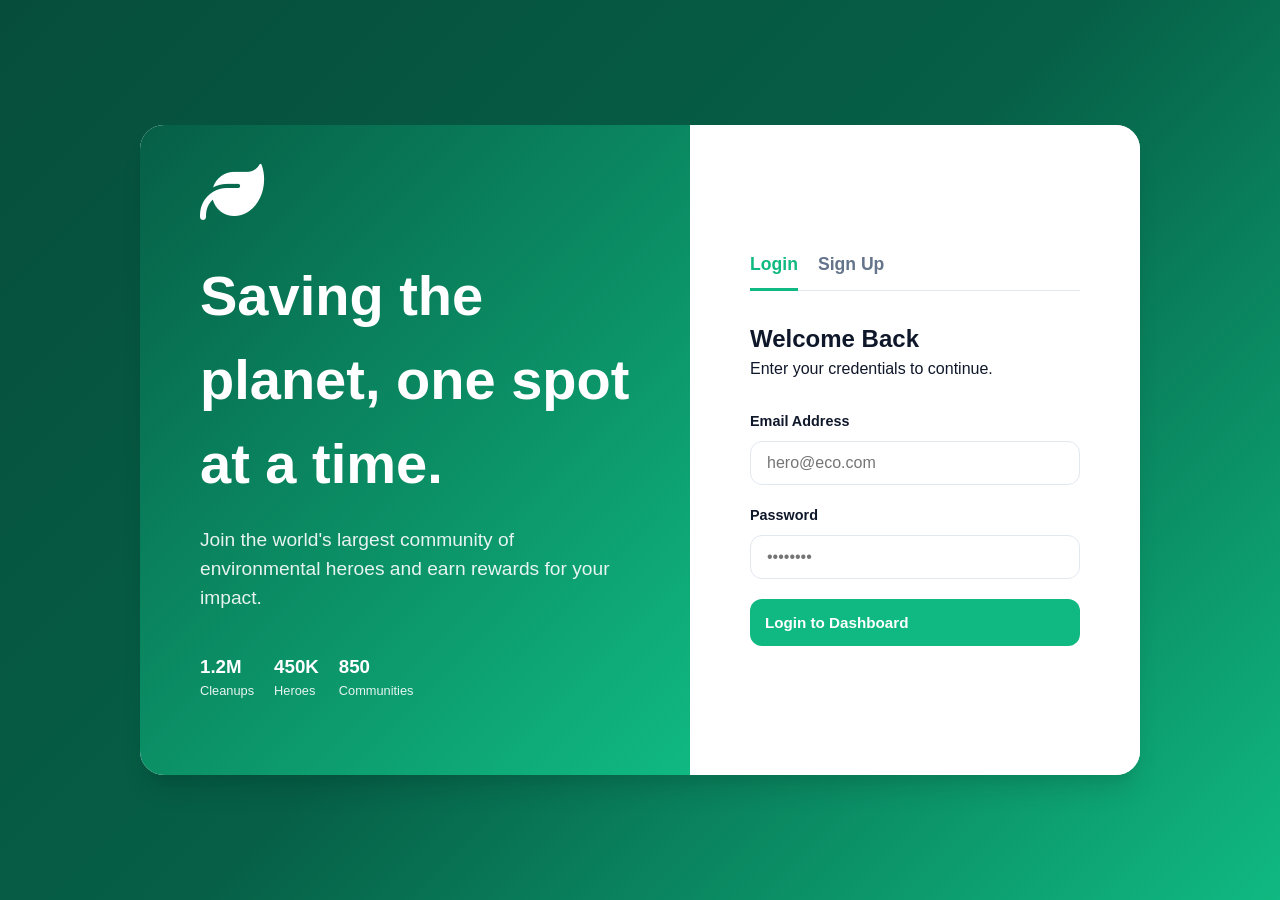
<file: how-it-works.html>
<!DOCTYPE html>
<html lang="en">
<head>
    <meta charset="UTF-8">
    <meta name="viewport" content="width=device-width, initial-scale=1.0">
    <title>How It Works — EcoHero</title>
    <link rel="stylesheet" href="style.css">
    <link rel="stylesheet" href="https://cdnjs.cloudflare.com/ajax/libs/font-awesome/6.4.0/css/all.min.css">
</head>
<body>
    <div class="app-container">
        <!-- Sidebar -->
        <aside class="sidebar">
            <a href="index.html" class="sidebar-logo">
                <i class="fas fa-seedling"></i>
                <span>EcoHero</span>
            </a>
            
            <nav class="nav-menu">
                <a href="index.html" class="nav-item">
                    <i class="fas fa-th-large"></i>
                    <span>Dashboard</span>
                </a>
                <a href="challenges.html" class="nav-item">
                    <i class="fas fa-map-marked-alt"></i>
                    <span>Challenges</span>
                </a>
                <a href="leaderboard.html" class="nav-item">
                    <i class="fas fa-trophy"></i>
                    <span>Leaderboard</span>
                </a>
                <a href="community.html" class="nav-item">
                    <i class="fas fa-users"></i>
                    <span>Community</span>
                </a>
                <a href="how-it-works.html" class="nav-item active">
                    <i class="fas fa-info-circle"></i>
                    <span>How It Works</span>
                </a>
                <a href="#" id="logout-btn" class="nav-item" style="margin-top: 20px; color: #ef4444;">
                    <i class="fas fa-sign-out-alt"></i>
                    <span>Logout</span>
                </a>
            </nav>

            <div class="sidebar-footer">
                <a href="profile.html" class="user-snippet">
                    <img src="https://ui-avatars.com/api/?name=Aarav&background=14532d&color=fff" id="sidebar-avatar">
                    <div class="user-snippet-info">
                        <h4 id="sidebar-name">Aarav</h4>
                        <p><span id="sidebar-points">1,950</span> pts</p>
                    </div>
                </a>
            </div>
        </aside>

        <!-- Main Content -->
        <main class="main-content">
            <header class="page-header">
                <div class="page-title">
                    <h1>How It Works</h1>
                    <p>Learn how to become an Eco Hero in 5 simple steps.</p>
                </div>
            </header>

            <div class="dashboard-section">
                <div class="grid-layout">
                    <div class="card" style="padding: 30px;">
                        <div class="stat-icon" style="margin-bottom: 20px;"><i class="fas fa-map-marker-alt"></i></div>
                        <h3>1. Identify a Spot</h3>
                        <p style="color: var(--text-muted); margin-top: 10px;">Find a polluted area or waste dump in your vicinity that needs attention.</p>
                    </div>
                    <div class="card" style="padding: 30px;">
                        <div class="stat-icon" style="margin-bottom: 20px; background: #e0f2fe; color: #0369a1;"><i class="fas fa-camera"></i></div>
                        <h3>2. Report & Photo</h3>
                        <p style="color: var(--text-muted); margin-top: 10px;">Upload a "Before" photo with geo-tagging to create a new challenge for the community.</p>
                    </div>
                    <div class="card" style="padding: 30px;">
                        <div class="stat-icon" style="margin-bottom: 20px; background: #fef9c3; color: #854d0e;"><i class="fas fa-trash-alt"></i></div>
                        <h3>3. Take Action</h3>
                        <p style="color: var(--text-muted); margin-top: 10px;">Clean the area yourself or organize a group cleanup event with your community.</p>
                    </div>
                    <div class="card" style="padding: 30px;">
                        <div class="stat-icon" style="margin-bottom: 20px; background: #f0fdf4; color: #166534;"><i class="fas fa-check-circle"></i></div>
                        <h3>4. Verify Cleanup</h3>
                        <p style="color: var(--text-muted); margin-top: 10px;">Upload an "After" photo. Our AI verifies the location and rewards your effort.</p>
                    </div>
                    <div class="card" style="padding: 30px;">
                        <div class="stat-icon" style="margin-bottom: 20px; background: #fae8ff; color: #86198f;"><i class="fas fa-trophy"></i></div>
                        <h3>5. Earn & Level Up</h3>
                        <p style="color: var(--text-muted); margin-top: 10px;">Earn points, unlock exclusive badges, and climb the global leaderboard!</p>
                    </div>
                </div>
            </div>

            <div class="card" style="margin-top: 40px; padding: 40px; background: linear-gradient(135deg, var(--primary-light), #fff); border: none;">
                <div style="display: flex; align-items: center; gap: 30px;">
                    <i class="fas fa-leaf" style="font-size: 3rem; color: var(--primary);"></i>
                    <div>
                        <h2 style="margin-bottom: 10px;">Ready to start your first challenge?</h2>
                        <p style="color: var(--text-muted); margin-bottom: 20px;">Join thousands of heroes making the world cleaner, one spot at a time.</p>
                        <a href="challenges.html" class="btn btn-primary">Get Started Now</a>
                    </div>
                </div>
            </div>
        </main>
    </div>

    <!-- Mobile Bottom Navigation -->
    <nav class="mobile-nav">
        <a href="index.html" class="mobile-nav-item">
            <i class="fas fa-th-large"></i>
            <span>Dash</span>
        </a>
        <a href="challenges.html" class="mobile-nav-item">
            <i class="fas fa-map-marked-alt"></i>
            <span>Map</span>
        </a>
        <a href="community.html" class="mobile-nav-item">
            <i class="fas fa-users"></i>
            <span>Groups</span>
        </a>
        <a href="profile.html" class="mobile-nav-item">
            <i class="fas fa-user-circle"></i>
            <span>Profile</span>
        </a>
    </nav>

    <script src="script.js"></script>
</body>
</html>
</file>
<file: style.css>
/* App Layout */
:root {
    --primary: #10b981;
    --primary-dark: #065f46;
    --primary-light: #d1fae5;
    --secondary: #3b82f6;
    --bg-gradient: linear-gradient(135deg, #064e3b, #065f46, #10b981);
    --white: #ffffff;
    --bg-light: #f8fafc;
    --text-dark: #0f172a;
    --text-muted: #64748b;
    --border: #e2e8f0;
    --shadow-sm: 0 1px 2px 0 rgba(0, 0, 0, 0.05);
    --shadow: 0 4px 6px -1px rgba(0, 0, 0, 0.1), 0 2px 4px -1px rgba(0, 0, 0, 0.06);
    --shadow-lg: 0 20px 25px -5px rgba(0, 0, 0, 0.1), 0 10px 10px -5px rgba(0, 0, 0, 0.04);
    --radius-md: 12px;
    --radius-lg: 24px;
}

* {
    margin: 0;
    padding: 0;
    box-sizing: border-box;
}

body {
    font-family: 'Inter', -apple-system, sans-serif;
    background-color: var(--bg-light);
    color: var(--text-dark);
    line-height: 1.5;
}

.app-container {
    display: flex;
    min-height: 100vh;
}

/* Sidebar */
.sidebar {
    width: 280px;
    background: var(--white);
    border-right: 1px solid var(--border);
    padding: 40px 20px;
    display: flex;
    flex-direction: column;
    position: fixed;
    height: 100vh;
    z-index: 100;
}

.sidebar-logo {
    display: flex;
    align-items: center;
    gap: 12px;
    font-size: 1.5rem;
    font-weight: 800;
    color: var(--primary-dark);
    text-decoration: none;
    margin-bottom: 50px;
    padding-left: 10px;
}

.nav-menu {
    display: flex;
    flex-direction: column;
    gap: 8px;
    flex: 1;
}

.nav-item {
    display: flex;
    align-items: center;
    gap: 12px;
    padding: 14px 20px;
    text-decoration: none;
    color: var(--text-muted);
    font-weight: 600;
    border-radius: var(--radius-md);
    transition: all 0.2s ease;
}

.nav-item i {
    font-size: 1.2rem;
    width: 24px;
    text-align: center;
}

.nav-item:hover {
    background: var(--bg-light);
    color: var(--primary);
}

.nav-item.active {
    background: var(--primary-light);
    color: var(--primary-dark);
}

.sidebar-footer {
    padding-top: 20px;
    border-top: 1px solid var(--border);
}

.user-snippet {
    display: flex;
    align-items: center;
    gap: 12px;
    text-decoration: none;
    color: inherit;
    padding: 10px;
    border-radius: var(--radius-md);
    transition: background 0.2s;
}

.user-snippet:hover { background: var(--bg-light); }

.user-snippet img {
    width: 44px;
    height: 44px;
    border-radius: 50%;
    object-fit: cover;
    border: 2px solid var(--primary-light);
}

.user-snippet-info h4 { font-size: 0.95rem; font-weight: 700; }
.user-snippet-info p { font-size: 0.8rem; color: var(--text-muted); font-weight: 600; }

/* Main Content */
.main-content {
    flex: 1;
    margin-left: 280px;
    padding: 40px 60px;
}

.page-header {
    display: flex;
    justify-content: space-between;
    align-items: center;
    margin-bottom: 40px;
}

.page-title h1 {
    font-size: 2.2rem;
    font-weight: 800;
    letter-spacing: -0.025em;
    margin-bottom: 4px;
}

.page-title p {
    color: var(--text-muted);
    font-size: 1.05rem;
}

/* Glassmorphism Cards */
.card {
    background: rgba(255, 255, 255, 0.8);
    backdrop-filter: blur(10px);
    border: 1px solid rgba(255, 255, 255, 0.5);
    border-radius: var(--radius-lg);
    box-shadow: var(--shadow);
    padding: 24px;
    margin-bottom: 30px;
    transition: transform 0.2s, box-shadow 0.2s;
}

.card:hover {
    transform: translateY(-4px);
    box-shadow: var(--shadow-lg);
}

/* Dashboard Sections */
.dashboard-section {
    margin-bottom: 50px;
}

.section-head {
    display: flex;
    justify-content: space-between;
    align-items: flex-end;
    margin-bottom: 25px;
}

.section-head h2 {
    font-size: 1.5rem;
    font-weight: 800;
}

/* Stats Grid */
.stats-grid {
    display: grid;
    grid-template-columns: repeat(auto-fit, minmax(240px, 1fr));
    gap: 25px;
    margin-bottom: 50px;
}

.stat-card {
    background: var(--white);
    padding: 30px;
    border-radius: var(--radius-lg);
    display: flex;
    align-items: center;
    gap: 20px;
    box-shadow: var(--shadow-sm);
}

.stat-icon {
    width: 60px;
    height: 60px;
    border-radius: 18px;
    background: var(--primary-light);
    color: var(--primary-dark);
    display: flex;
    align-items: center;
    justify-content: center;
    font-size: 1.5rem;
}

.stat-info h3 { font-size: 1.8rem; font-weight: 800; }
.stat-info p { color: var(--text-muted); font-size: 0.9rem; font-weight: 600; }

/* Grid Layouts */
.grid-layout {
    display: grid;
    grid-template-columns: repeat(auto-fill, minmax(280px, 1fr));
    gap: 25px;
}

/* Buttons */
.btn {
    display: inline-flex;
    align-items: center;
    gap: 8px;
    padding: 12px 24px;
    border-radius: var(--radius-md);
    font-weight: 700;
    font-size: 0.95rem;
    cursor: pointer;
    transition: all 0.2s;
    border: none;
    font-family: inherit;
}

.btn-primary {
    background: var(--primary);
    color: var(--white);
}

.btn-primary:hover {
    background: var(--primary-dark);
    box-shadow: 0 10px 15px -3px rgba(16, 185, 129, 0.3);
}

.btn-outline {
    background: transparent;
    border: 2px solid var(--border);
    color: var(--text-dark);
}

.btn-outline:hover {
    background: var(--bg-light);
    border-color: var(--primary);
}

/* Badges */
.badge {
    padding: 4px 12px;
    border-radius: 20px;
    font-size: 0.75rem;
    font-weight: 800;
    text-transform: uppercase;
    display: inline-block;
}

.badge-green { background: var(--primary-light); color: var(--primary-dark); }
.badge-yellow { background: #fef9c3; color: #854d0e; }

/* Modal */
.modal-overlay {
    position: fixed;
    top: 0;
    left: 0;
    width: 100%;
    height: 100%;
    background: rgba(15, 23, 42, 0.6);
    backdrop-filter: blur(4px);
    display: none;
    align-items: center;
    justify-content: center;
    z-index: 1000;
}

.modal-content {
    background: var(--white);
    width: 100%;
    max-width: 500px;
    border-radius: var(--radius-lg);
    padding: 40px;
    position: relative;
}

.modal-header {
    display: flex;
    justify-content: space-between;
    align-items: center;
    margin-bottom: 30px;
}

.close-modal {
    background: none;
    border: none;
    font-size: 2rem;
    cursor: pointer;
    color: var(--text-muted);
}

.form-group {
    margin-bottom: 20px;
}

.form-group label {
    display: block;
    font-weight: 600;
    margin-bottom: 8px;
    font-size: 0.9rem;
}

.form-control {
    width: 100%;
    padding: 12px 16px;
    border: 1px solid var(--border);
    border-radius: var(--radius-md);
    font-family: inherit;
    font-size: 1rem;
}

/* Profile Hero */
.profile-hero {
    background: var(--white);
    border-radius: var(--radius-lg);
    padding: 60px;
    display: flex;
    gap: 40px;
    align-items: center;
    margin-bottom: 50px;
}

.profile-avatar-large {
    width: 120px;
    height: 120px;
    background: var(--primary-light);
    color: var(--primary);
    border-radius: 30%;
    display: flex;
    align-items: center;
    justify-content: center;
    font-size: 4rem;
}

.profile-meta h1 { font-size: 2.5rem; font-weight: 800; margin-bottom: 5px; }
.profile-meta p { font-size: 1.1rem; color: var(--text-muted); margin-bottom: 20px; }

.profile-stats-pill {
    display: flex;
    gap: 15px;
}

.stat-pill {
    background: var(--bg-light);
    padding: 10px 20px;
    border-radius: 30px;
    display: flex;
    flex-direction: column;
    align-items: center;
}

.stat-pill .val { font-weight: 800; font-size: 1.2rem; }
.stat-pill .lab { font-size: 0.7rem; font-weight: 600; color: var(--text-muted); }

/* Mobile Bottom Nav */
.mobile-nav {
    display: none;
    position: fixed;
    bottom: 0;
    left: 0;
    width: 100%;
    background: var(--white);
    border-top: 1px solid var(--border);
    padding: 10px 0;
    justify-content: space-around;
    z-index: 1000;
    box-shadow: 0 -4px 10px rgba(0,0,0,0.05);
}

.mobile-nav-item {
    display: flex;
    flex-direction: column;
    align-items: center;
    text-decoration: none;
    color: var(--text-muted);
    font-size: 0.7rem;
    font-weight: 700;
}

.mobile-nav-item i {
    font-size: 1.2rem;
    margin-bottom: 4px;
}

.mobile-nav-item.active {
    color: var(--primary);
}

/* Responsive Overrides */
@media (max-width: 1024px) {
    .sidebar { width: 80px; padding: 30px 10px; }
    .sidebar-logo span, .nav-item span, .user-snippet-info { display: none; }
    .nav-item { justify-content: center; padding: 14px; }
    .main-content { margin-left: 80px; padding: 40px; }
}

@media (max-width: 768px) {
    .sidebar { display: none; }
    .mobile-nav { display: flex; }
    .main-content { margin-left: 0; padding: 20px 20px 100px; }
    .profile-hero { flex-direction: column; text-align: center; padding: 40px 20px; }
    .page-header { flex-direction: column; align-items: flex-start; gap: 20px; }
    .header-actions { width: 100%; }
    .header-actions .btn { width: 100%; justify-content: center; }
}

/* Compact Challenge Cards */
.challenge-card-compact {
    padding: 0 !important; /* Remove card padding for full-width image */
    overflow: hidden;
    display: flex;
    flex-direction: column;
    max-width: 300px; /* Make card smaller */
}

.card-img-container {
    width: 100%;
    height: 140px; 
    position: relative;
    overflow: hidden;
}

.card-img-container .card-img {
    width: 100%;
    height: 100%;
    object-fit: cover;
    display: block;
}

.card-status-badge {
    position: absolute;
    top: 10px;
    right: 10px;
    font-size: 0.7rem;
    padding: 4px 8px;
    box-shadow: 0 2px 5px rgba(0,0,0,0.2);
}

.btn-sm {
    padding: 8px 16px;
    font-size: 0.85rem;
}

.verified-pill {
    text-align: center;
    color: var(--primary);
    font-weight: 700;
    background: var(--primary-light);
    padding: 8px;
    border-radius: 8px;
    font-size: 0.85rem;
}

/* Pulse Animation for Live Location */
.user-location-marker {
    background: #3b82f6 !important;
    width: 14px !important;
    height: 14px !important;
    border-radius: 50% !important;
    border: 2px solid white !important;
    box-shadow: 0 0 5px rgba(0,0,0,0.3) !important;
    position: relative;
    pointer-events: none;
}

.user-location-marker::after {
    content: '';
    position: absolute;
    top: -8px;
    left: -8px;
    width: 26px;
    height: 26px;
    border: 3px solid #3b82f6;
    border-radius: 50%;
    animation: pulse-blue 1.5s infinite;
    opacity: 0;
}

/* Profile Progress Bar */
.progress-container {
    width: 100%;
    height: 10px;
    background: var(--border);
    border-radius: 5px;
    margin-top: 15px;
    overflow: hidden;
}

.progress-bar {
    height: 100%;
    background: linear-gradient(90deg, var(--primary), #34d399);
    width: 65%; /* Mock progress */
    transition: width 1s ease-in-out;
}

/* Hover effects for Action Cards */
.card-interactive {
    cursor: pointer;
    transition: all 0.3s cubic-bezier(0.4, 0, 0.2, 1);
}

.card-interactive:hover {
    transform: translateY(-8px) scale(1.02);
    border-color: var(--primary);
    box-shadow: 0 20px 40px rgba(16, 185, 129, 0.15);
}

.card-interactive:hover .stat-icon {
    transform: rotate(10deg) scale(1.1);
}

/* Premium Rank Badges */
.rank-badge {
    padding: 6px 16px;
    border-radius: 30px;
    font-weight: 800;
    font-size: 0.85rem;
    text-transform: uppercase;
    display: inline-flex;
    align-items: center;
    gap: 6px;
    box-shadow: 0 4px 10px rgba(0,0,0,0.1);
}

.rank-bronze { background: linear-gradient(135deg, #cd7f32, #a0522d); color: white; border: 2px solid #8b4513; }
.rank-silver { background: linear-gradient(135deg, #c0c0c0, #808080); color: white; border: 2px solid #a9a9a9; }
.rank-gold { background: linear-gradient(135deg, #ffd700, #daa520); color: white; border: 2px solid #b8860b; box-shadow: 0 0 15px rgba(255, 215, 0, 0.4); }
.rank-platinum { background: linear-gradient(135deg, #e5e4e2, #b4b3b1); color: #2d3436; border: 2px solid #ffffff; box-shadow: 0 0 20px rgba(229, 228, 226, 0.6); }

/* Mystery Gift */
.mystery-gift-card {
    background: linear-gradient(135deg, #1e293b, #0f172a);
    color: white;
    padding: 30px;
    border-radius: var(--radius-lg);
    text-align: center;
    border: 2px dashed var(--primary);
    position: relative;
    overflow: hidden;
}

.mystery-gift-card::before {
    content: '?';
    position: absolute;
    top: -20px;
    right: -20px;
    font-size: 8rem;
    font-weight: 900;
    color: rgba(255,255,255,0.05);
}

.gift-locked { opacity: 0.7; filter: grayscale(1); }
.gift-unlocked { border: 2px solid var(--primary); animation: glow-border 2s infinite alternate; }

@keyframes glow-border {
    from { border-color: var(--primary); box-shadow: 0 0 10px rgba(16, 185, 129, 0.2); }
    to { border-color: #34d399; box-shadow: 0 0 25px rgba(16, 185, 129, 0.5); }
}

/* Compact Profile Header */
.profile-hero {
    background: var(--white);
    padding: 30px;
    border-radius: var(--radius-lg);
    border: 1px solid var(--border);
    display: flex;
    align-items: center;
    gap: 30px;
    margin-bottom: 30px;
}

.profile-avatar-large {
    width: 100px;
    height: 100px;
    border-radius: 50%;
    background: var(--bg-light);
    display: flex;
    align-items: center;
    justify-content: center;
    font-size: 3rem;
    overflow: hidden;
    flex-shrink: 0;
    border: 4px solid var(--primary-light);
}

.profile-avatar-large img {
    width: 100%;
    height: 100%;
    object-fit: cover;
}

.profile-meta h1 {
    font-size: 1.8rem;
    margin-bottom: 5px;
}

.profile-stats-pill {
    display: flex;
    gap: 25px;
    margin-top: 15px;
}

.stat-pill .val {
    font-size: 1.2rem;
}

.profile-grid {
    display: grid;
    grid-template-columns: 2fr 1fr;
    gap: 30px;
}

@media (max-width: 1100px) {
    .profile-grid { grid-template-columns: 1fr; }
}

/* Premium Leaderboard Podium */
.podium-section {
    display: flex;
    align-items: flex-end;
    justify-content: center;
    gap: 20px;
    margin-bottom: 60px;
    padding-top: 40px;
}

.podium-item {
    display: flex;
    flex-direction: column;
    align-items: center;
    position: relative;
    width: 200px;
}

.podium-avatar {
    width: 100px;
    height: 100px;
    border-radius: 50%;
    border: 4px solid var(--white);
    box-shadow: 0 10px 25px rgba(0,0,0,0.1);
    position: relative;
    margin-bottom: 15px;
    z-index: 2;
    background: var(--white);
}

.podium-avatar img {
    width: 100%;
    height: 100%;
    border-radius: 50%;
    object-fit: cover;
}

.podium-rank {
    position: absolute;
    bottom: -5px;
    right: -5px;
    width: 30px;
    height: 30px;
    background: var(--text-dark);
    color: white;
    border-radius: 50%;
    display: flex;
    align-items: center;
    justify-content: center;
    font-weight: 800;
    border: 2px solid var(--white);
}

.podium-item.first .podium-avatar {
    width: 130px;
    height: 130px;
    border-color: #ffd700;
    transform: scale(1.1);
}

.podium-item.first .crown {
    position: absolute;
    top: -25px;
    left: 50%;
    transform: translateX(-50%) rotate(-10deg);
    font-size: 2rem;
    color: #ffd700;
    text-shadow: 0 5px 15px rgba(255, 215, 0, 0.4);
}

.podium-base {
    width: 100%;
    border-radius: var(--radius-md) var(--radius-md) 0 0;
    margin-top: 10px;
    box-shadow: 0 4px 15px rgba(0,0,0,0.05);
}

.podium-base.gold { height: 140px; background: linear-gradient(to bottom, #ffd700, #daa520); }
.podium-base.silver { height: 100px; background: linear-gradient(to bottom, #c0c0c0, #808080); }
.podium-base.bronze { height: 70px; background: linear-gradient(to bottom, #cd7f32, #a0522d); }

.podium-item h3 { font-size: 1.1rem; font-weight: 800; margin-bottom: 2px; }
.podium-item p { font-weight: 700; color: var(--primary); }

/* Leaderboard Hero Card */
.lb-hero-card {
    background: var(--white);
    padding: 15px 25px;
    border-radius: var(--radius-md);
    display: flex;
    align-items: center;
    justify-content: space-between;
    margin-bottom: 12px;
    border: 1px solid var(--border);
    transition: all 0.2s;
}

.lb-hero-card:hover {
    transform: translateX(10px);
    border-color: var(--primary);
    box-shadow: var(--shadow);
}

.lb-hero-card.is-user {
    background: var(--primary-light);
    border-color: var(--primary);
}

/* High-Visibility Task Markers */
.task-marker-container {
    display: flex;
    align-items: center;
    justify-content: center;
}

.task-marker-icon {
    width: 24px;
    height: 24px;
    background: var(--primary);
    border: 3px solid white;
    border-radius: 50%;
    color: white;
    display: flex;
    align-items: center;
    justify-content: center;
    font-size: 0.8rem;
    box-shadow: 0 4px 10px rgba(0,0,0,0.3);
    position: relative;
    z-index: 5;
}

.task-pulse {
    position: absolute;
    width: 40px;
    height: 40px;
    background: rgba(16, 185, 129, 0.4);
    border-radius: 50%;
    animation: task-glow 2s infinite;
    z-index: 1;
}

@keyframes task-glow {
    0% { transform: scale(0.5); opacity: 0.8; }
    100% { transform: scale(2.5); opacity: 0; }
}

@keyframes pulse-blue {
    0% { transform: scale(0.5); opacity: 0.8; }
    100% { transform: scale(1.5); opacity: 0; }
}

/* AI Report Styles */
.camera-btn-container {
    background: var(--bg-card);
    border: 2px dashed var(--border);
    border-radius: 12px;
    padding: 30px;
    text-align: center;
    cursor: pointer;
    transition: all 0.3s ease;
    display: flex;
    flex-direction: column;
    gap: 10px;
    color: var(--text-muted);
}

.camera-btn-container:hover {
    border-color: var(--primary);
    background: var(--primary-light);
    color: var(--primary);
}

.camera-btn-container i {
    font-size: 2rem;
}

.ai-scanner {
    position: relative;
    display: inline-block;
    margin-bottom: 20px;
}

.scanner-line {
    position: absolute;
    top: 0;
    left: 0;
    width: 100%;
    height: 2px;
    background: var(--primary);
    box-shadow: 0 0 15px var(--primary);
    animation: scan 2s infinite alternate ease-in-out;
    z-index: 10;
}

@keyframes scan {
    from { top: 0; }
    to { top: 100%; }
}

#ai-analyzing-container i {
    animation: pulse-microchip 2s infinite;
}

@keyframes pulse-microchip {
    0% { transform: scale(1); opacity: 1; }
    50% { transform: scale(1.1); opacity: 0.7; }
    100% { transform: scale(1); opacity: 1; }
}
</file>
